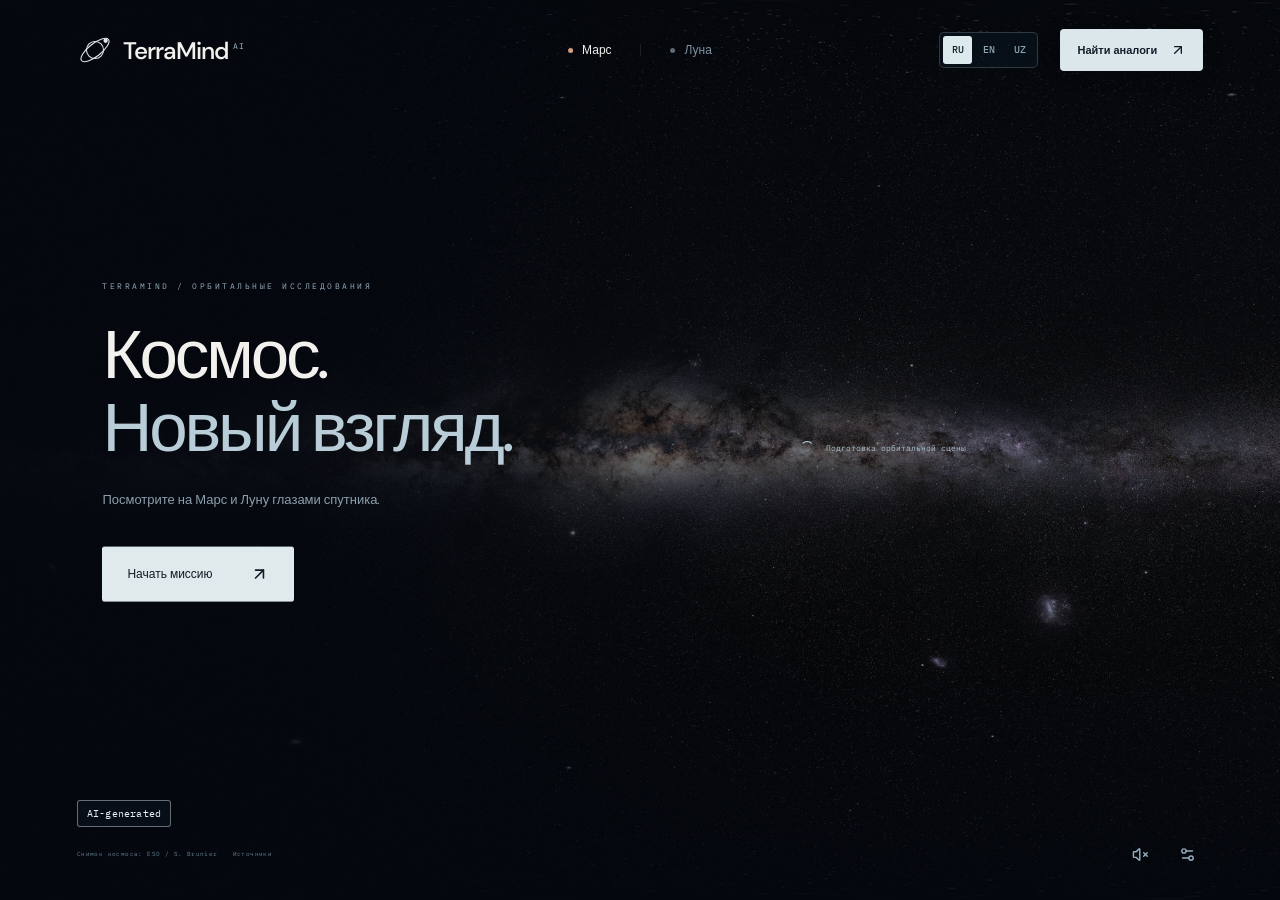
<file: index.html>
<!doctype html>
<html lang="ru">
  <head>
    <meta charset="UTF-8" />
    <meta name="viewport" content="width=device-width, initial-scale=1.0" />
    <meta name="theme-color" content="#05090f" />
    <meta name="description" content="TerraMind AI — real Mars and Earth elevation comparison with NASA MOLA and Copernicus DEM." />
    <link rel="icon" type="image/svg+xml" href="./favicon.svg" />
    <link rel="preconnect" href="https://fonts.googleapis.com" />
    <link rel="preconnect" href="https://fonts.gstatic.com" crossorigin />
    <link href="https://fonts.googleapis.com/css2?family=DM+Sans:wght@400;450;500;550;600;650;700&family=Space+Grotesk:wght@400;500;600;700&family=IBM+Plex+Mono:wght@400;500&display=swap" rel="stylesheet" />
    <title>TerraMind AI — Новый взгляд на космос</title>
    <script type="module" crossorigin src="./assets/index-CU04sjIX.js"></script>
  </head>
  <body>
    <div id="root"></div>
  </body>
</html>
</file>
